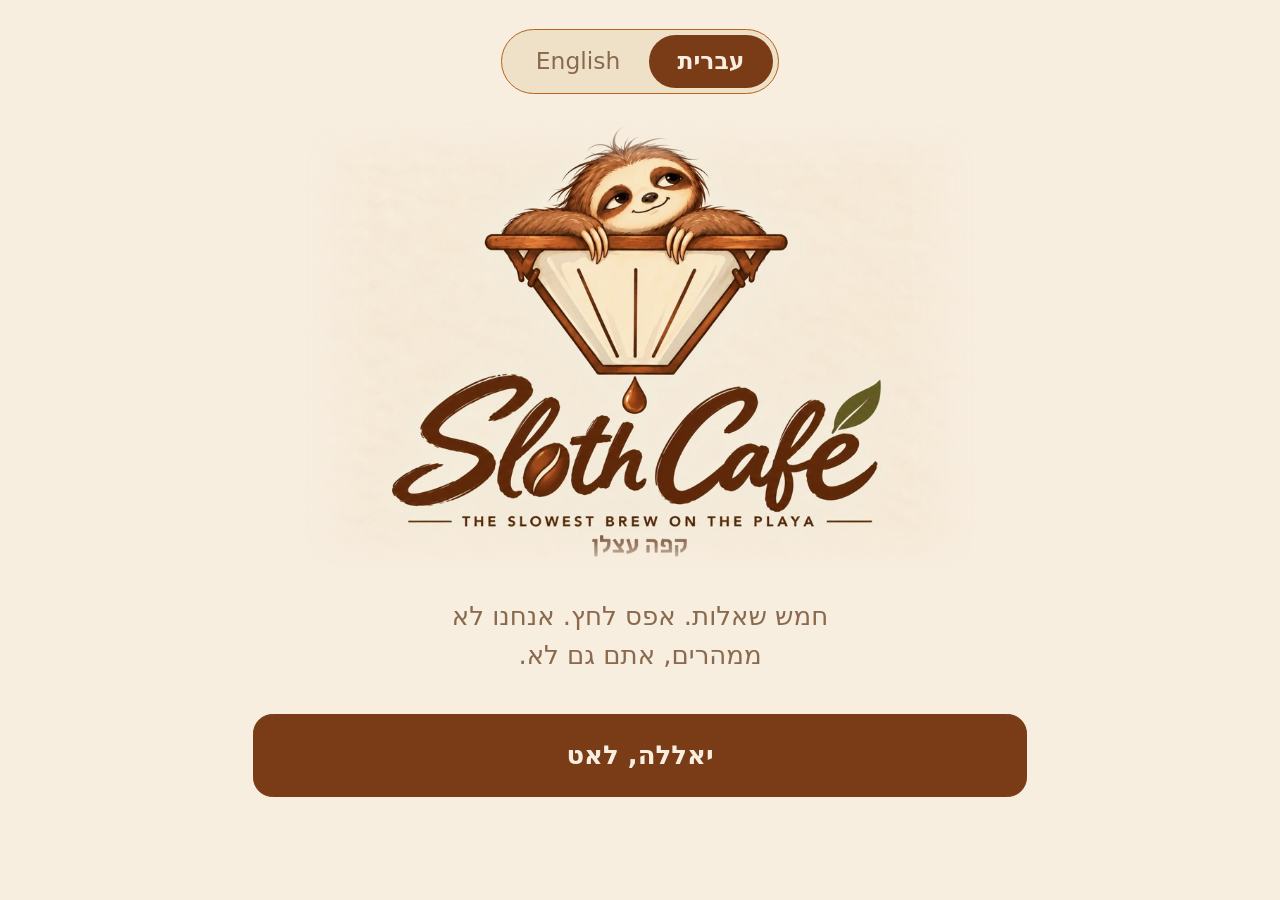
<file: index.html>
<!doctype html>
<html lang="he" dir="rtl">
<head>
  <meta charset="utf-8">
  <meta name="viewport" content="width=device-width, initial-scale=1, viewport-fit=cover">
  <meta name="theme-color" content="#f8eee0">
  <title>קפה עצלן – מה לשתות?</title>
  <link rel="icon" href="assets/favicon.png" type="image/png">
  <link rel="apple-touch-icon" href="assets/apple-touch-icon.png">
  <link rel="manifest" href="manifest.webmanifest">
  <link rel="stylesheet" href="style.css">
</head>
<body>
  <main id="app" aria-live="polite"></main>
  <noscript><p class="lead">צריך JavaScript כדי שהעצלן יחליט בשבילכם.</p></noscript>
  <script src="data.js"></script>
  <script src="data-en.js"></script>
  <script src="app.js"></script>
  <script>
    if ("serviceWorker" in navigator) navigator.serviceWorker.register("sw.js").catch(function () {});
  </script>
</body>
</html>
</file>
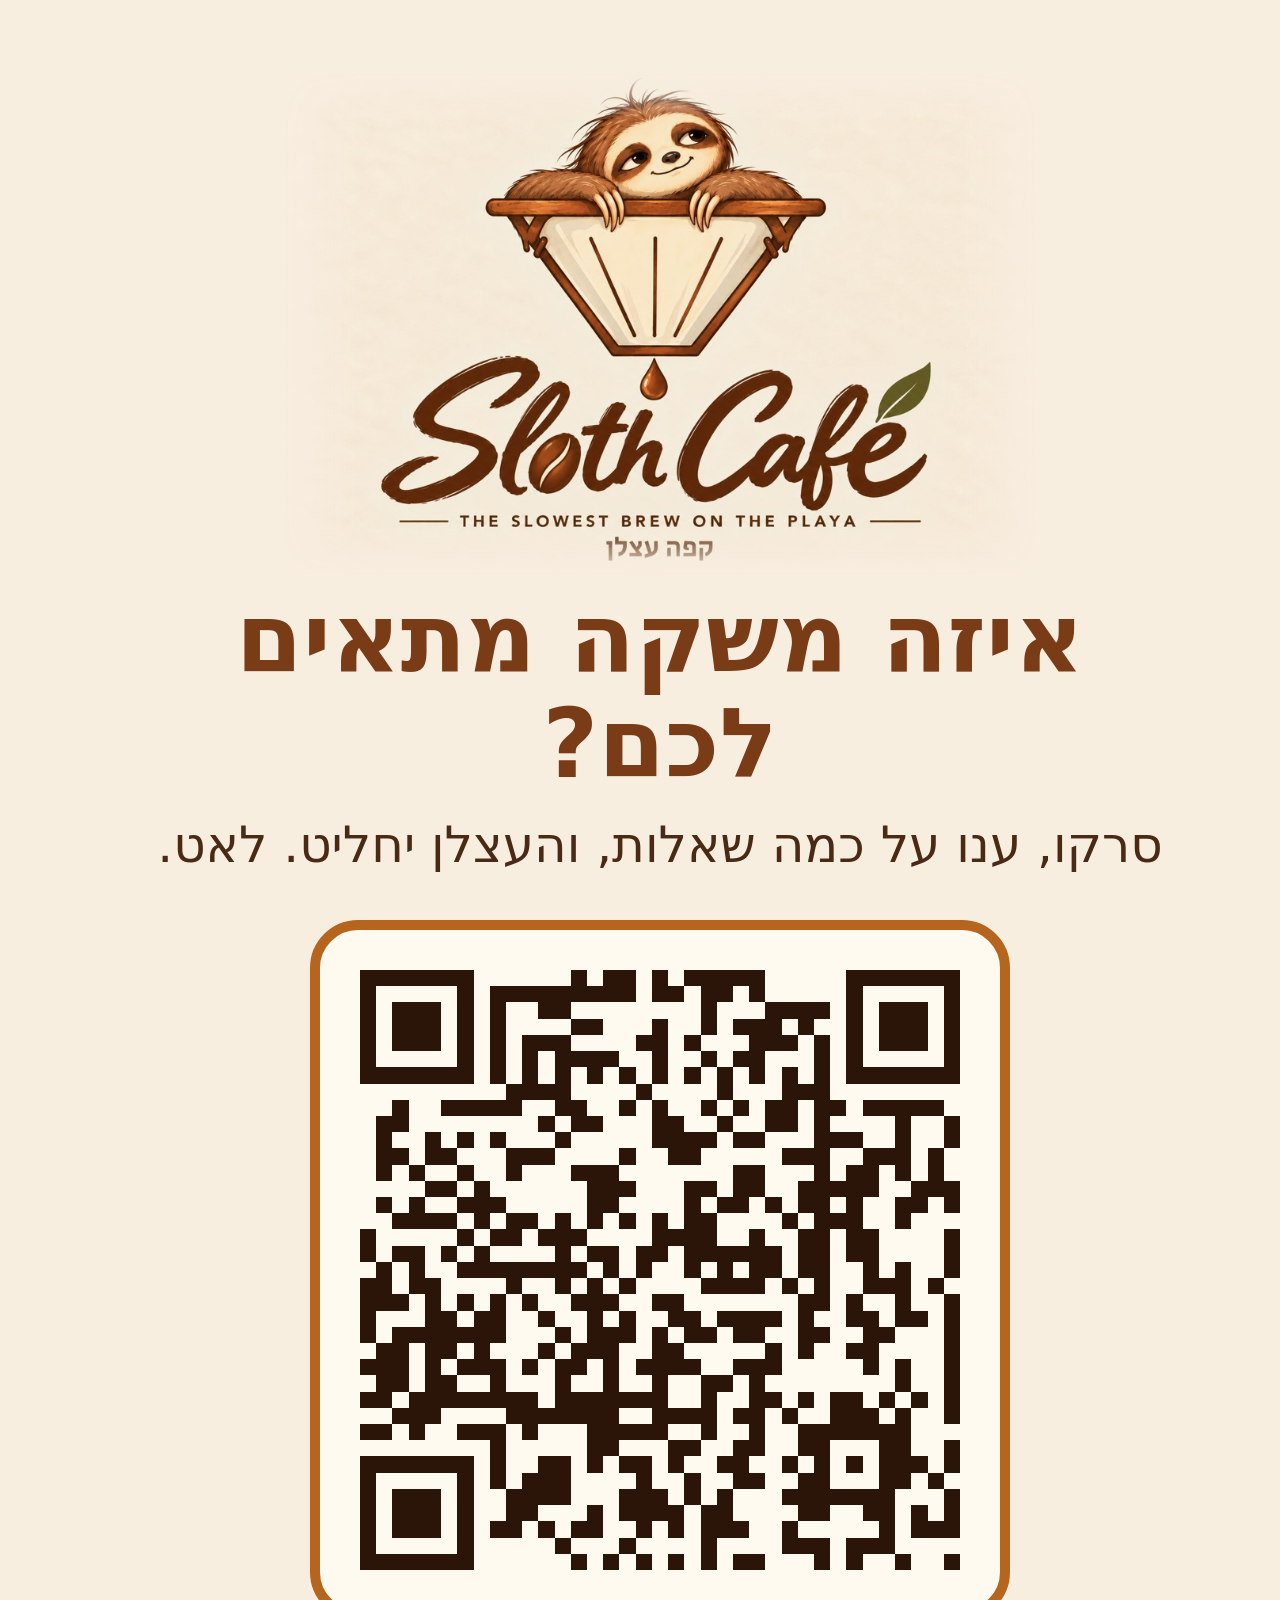
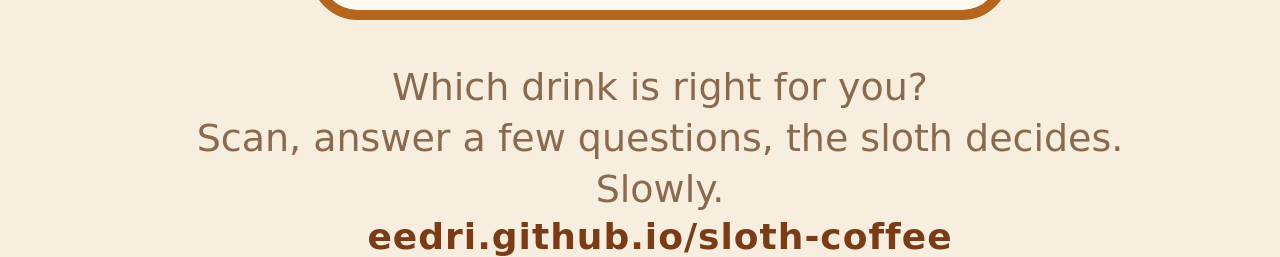
<file: sign/sign.html>
<!doctype html>
<!-- Stand sign, A5 at 150 dpi (1240 x 1748 px). Render with sign/render.swift.
     No question count on purpose, so the sign survives quiz changes. -->
<html lang="he" dir="rtl">
<head>
<meta charset="utf-8">
<style>
  html, body { margin: 0; }
  body {
    width: 1240px; height: 1748px; box-sizing: border-box;
    padding: 70px 90px; background: #f8eee0; color: #4a2a14;
    font-family: system-ui, -apple-system, "Arial Hebrew", Arial, sans-serif;
    display: flex; flex-direction: column; align-items: center; text-align: center;
  }
  .logo {
    width: 760px; mix-blend-mode: darken;
    -webkit-mask-image: linear-gradient(to right, transparent, #000 10%, #000 90%, transparent), linear-gradient(to bottom, transparent, #000 10%, #000 90%, transparent);
    -webkit-mask-composite: source-in;
  }
  h1 { font-size: 96px; line-height: 1.1; margin: 10px 0 18px; color: #7a3b17; }
  .sub { font-size: 50px; margin: 0 0 46px; color: #4a2a14; }
  .qr {
    width: 600px; height: 600px; padding: 40px; background: #fffaf0;
    border: 10px solid #b5651d; border-radius: 48px;
  }
  .qr img { width: 100%; height: 100%; display: block; }
  .en { direction: ltr; font-size: 38px; margin: 42px 0 0; color: #8a6a4e; line-height: 1.35; }
  .url { direction: ltr; font-size: 36px; margin: auto 0 0; color: #7a3b17; font-weight: 700; letter-spacing: 1px; }
</style>
</head>
<body>
  <img class="logo" src="../assets/logo.jpg" alt="">
  <h1>איזה משקה מתאים לכם?</h1>
  <p class="sub">סרקו, ענו על כמה שאלות, והעצלן יחליט. לאט.</p>
  <div class="qr"><img src="qr.svg" alt=""></div>
  <p class="en">Which drink is right for you?<br>Scan, answer a few questions, the sloth decides. Slowly.</p>
  <p class="url">eedri.github.io/sloth-coffee</p>
</body>
</html>
</file>
<file: style.css>
:root {
  --bg: #f8eee0;
  --panel: #efe0c8;
  --brown: #7a3b17;
  --copper: #b5651d;
  --ink: #4a2a14;
  --muted: #8a6a4e;
  --leaf: #5e6b2e;
}
* { box-sizing: border-box; }
html { -webkit-text-size-adjust: 100%; font-size: clamp(17px, 4.8vw, 26px); }
/* Phones: size by screen width with no cap. Some phones (e.g. Chrome "Desktop site")
   lay the page out ~980px wide and shrink it, so a px cap makes everything tiny. */
@media (orientation: portrait) {
  html { font-size: max(15px, 4.6vw); }
  #app { max-width: none; }
}
body {
  margin: 0;
  background: var(--bg);
  color: var(--ink);
  font-family: system-ui, -apple-system, "Segoe UI", "Arial Hebrew", Arial, sans-serif;
  font-size: 1rem;
  line-height: 1.5;
  min-height: 100vh;
}
#app {
  max-width: 32rem;
  margin: 0 auto;
  padding: max(1.1rem, env(safe-area-inset-top)) 1.1rem max(1.5rem, env(safe-area-inset-bottom));
}
.screen { display: flex; flex-direction: column; gap: 0.7rem; }
.welcome, .result { align-items: center; text-align: center; }
.welcome { min-height: 85vh; min-height: 85dvh; justify-content: center; gap: 1rem; }
.sr-only { position: absolute; width: 1px; height: 1px; overflow: hidden; clip: rect(0 0 0 0); white-space: nowrap; }
/* fade the photo edges so the JPEG's paper texture does not show as a box */
.logo, .mini {
  display: block;
  height: auto;
  mix-blend-mode: darken; /* JPEG paper background becomes the page color */
  -webkit-mask-image: linear-gradient(to right, transparent, #000 10%, #000 90%, transparent), linear-gradient(to bottom, transparent, #000 10%, #000 90%, transparent);
  -webkit-mask-composite: source-in;
  mask-image: linear-gradient(to right, transparent, #000 10%, #000 90%, transparent), linear-gradient(to bottom, transparent, #000 10%, #000 90%, transparent);
  mask-composite: intersect;
}
.logo { width: 100%; max-width: 26rem; }
.mini { width: 9rem; margin: 0 auto; }
.lang {
  display: inline-flex;
  padding: 0.2rem;
  border-radius: 999px;
  background: var(--panel);
  border: 1px solid var(--copper);
}
.lang-tab {
  font: inherit;
  font-size: 0.9rem;
  padding: 0.35rem 1.1rem;
  border: none;
  border-radius: 999px;
  background: none;
  color: var(--muted);
  cursor: pointer;
  -webkit-tap-highlight-color: transparent;
}
.lang-tab.on { background: var(--brown); color: var(--bg); font-weight: 700; }
.lang-tab:focus-visible { outline: 3px solid var(--leaf); outline-offset: 2px; }
.lead { color: var(--muted); max-width: 28ch; margin: 0; }
.q { font-size: 1.6rem; margin: 6px 0 0; color: var(--brown); }
.hint { margin: 0 0 6px; color: var(--muted); font-size: 0.95rem; }
.progress { margin: 0; color: var(--muted); font-size: 0.85rem; }
.bar { height: 0.4rem; background: var(--panel); border-radius: 0.2rem; overflow: hidden; }
.fill { height: 100%; background: linear-gradient(90deg, var(--copper), var(--brown)); transition: width 0.3s; }
.options { display: flex; flex-direction: column; gap: 0.65rem; }
.btn {
  font: inherit;
  width: 100%;
  min-height: 3.2rem;
  padding: 0.75rem 1rem;
  border-radius: 0.75rem;
  border: 1.5px solid var(--copper);
  background: #fffaf0;
  color: var(--ink);
  text-align: start;
  cursor: pointer;
  -webkit-tap-highlight-color: transparent;
}
.btn:active, .btn.picked { background: var(--brown); color: var(--bg); border-color: var(--brown); }
.btn:focus-visible { outline: 3px solid var(--leaf); outline-offset: 2px; }
.btn.primary {
  background: var(--brown);
  color: var(--bg);
  font-weight: 700;
  text-align: center;
  border-color: var(--brown);
  margin-top: 0.5rem;
}
.btn.ghost { background: none; border-color: transparent; color: var(--muted); text-align: center; }
.spectrum .btn:first-child { border-color: var(--leaf); }
.spectrum .btn:last-child { border-color: var(--brown); }
.intro { margin: 0; color: var(--muted); }
.drink { font-size: 2rem; margin: 0; color: var(--brown); line-height: 1.2; }
.en { margin: 0; color: var(--copper); font-size: 1rem; }
.tagline { margin: 4px 0 0; font-size: 1.15rem; }
.roast { margin: 8px 0 0; color: var(--muted); font-style: italic; }
.recipe { margin: 0.5rem 0 0; padding: 0.65rem 0.9rem; background: var(--panel); border-radius: 0.65rem; border: 1px dashed var(--copper); }
.tag {
  display: inline-block;
  padding: 0.1rem 0.9rem;
  border-radius: 999px;
  background: var(--leaf);
  color: var(--bg);
  font-weight: 700;
  font-size: 0.9rem;
}
.note, .cookie { margin: 0; color: var(--muted); font-size: 0.9rem; }
.bar-line { margin: 0.65rem 0 0; color: var(--brown); font-weight: 700; }
@media (prefers-reduced-motion: reduce) { .fill { transition: none; } }
</file>
